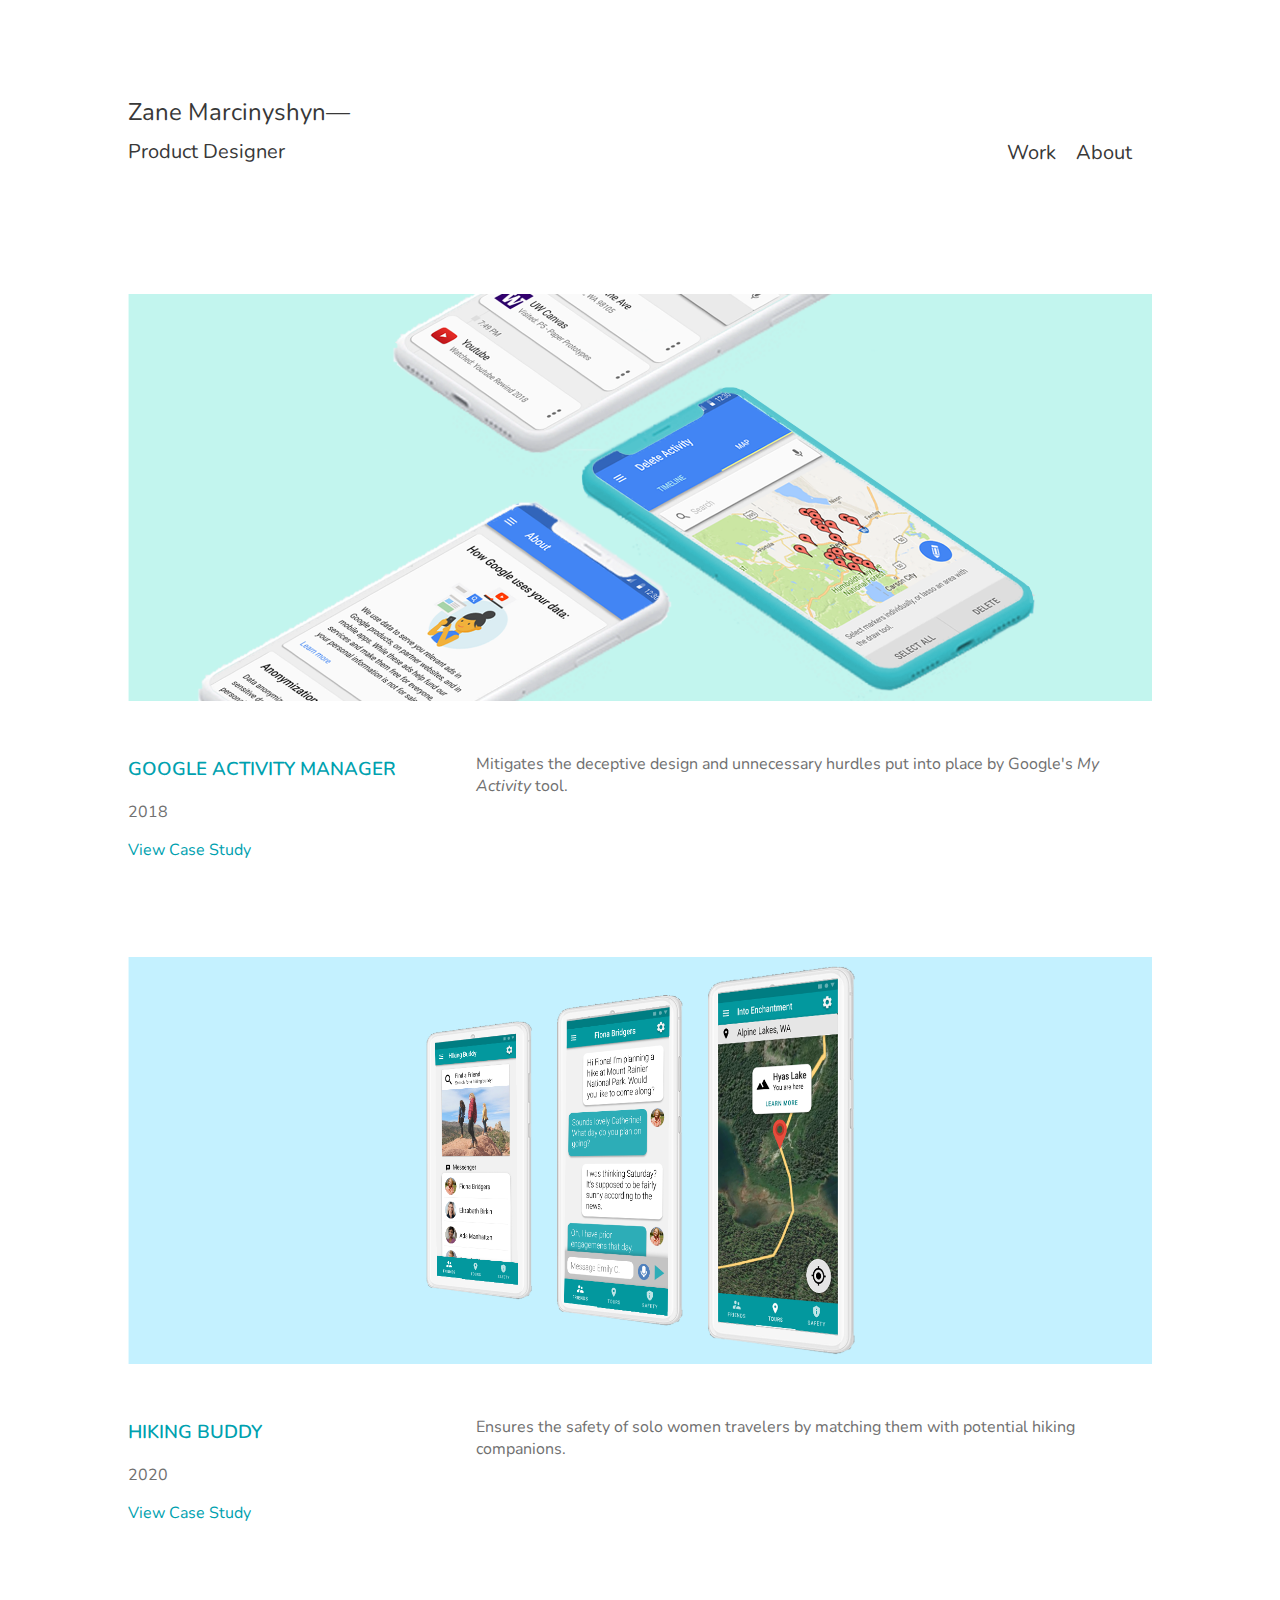
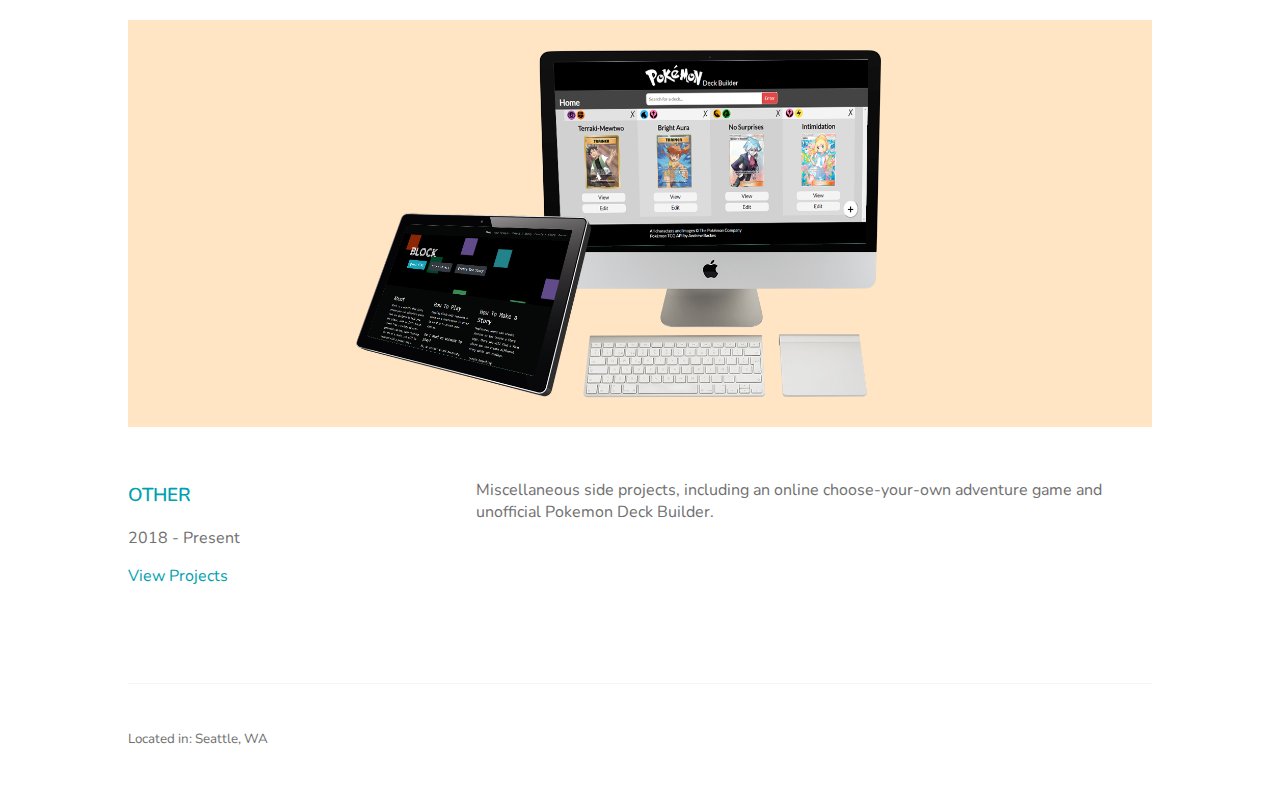
<file: index.html>
<!DOCTYPE html>
<html lang="en">
<head>
   <meta charset="UTF-8">
   <meta name="viewport" content="width=device-width, initial-scale=1.0">
   <title>Zane's Portfolio</title>
   <link rel="stylesheet" type="text/css" href="style.css">
</head>
<body>
  <header>
    <div id="title">
      <h1>Zane Marcinyshyn—</h1>
      <h2>Product Designer</h2>
    </div>
    <nav>
      <ul>
        <li><a href="#main">Work</a></li>
        <li><a href="#about">About</a></li>
      </ul>
    </nav>
  </header>
  <main>
    <img src="img/activity-manager.png" alt="High fidelity mockup displaying functionality of
    the Google Activity Manager">
    <div class="project">
      <div>
        <h3>GOOGLE ACTIVITY MANAGER</h3>
        <p class="date">2018</p>
        <p><a href="activity-manager.html">View Case Study</a></p>
      </div>
      <p class="desc">Mitigates the deceptive design and unnecessary
        hurdles put into place by Google's <i>My Activity</i> tool.</p>
    </div>
    <img src="img/hiking-buddy.png" alt="High fidelity mockup displaying functionality of
    Hiking Buddy">
    <div class="project">
      <div>
        <h3>HIKING BUDDY</h3>
        <p class="date">2020</p>
        <p><a href="hiking-buddy.html">View Case Study</a></p>
      </div>
      <p class="desc">Ensures the safety of solo women travelers by matching them
        with potential hiking companions. </p>
    </div>
    <img src="img/misc.png" alt="High fidelity mockup displaying functionality of">
    <div class="project">
      <div>
        <h3>OTHER</h3>
        <p class="date">2018 - Present</p>
        <p><a href="other.html">View Projects</a></p>
      </div>
      <p class="desc">Miscellaneous side projects, including an online choose-your-own adventure game
                      and unofficial Pokemon Deck Builder.</p>
    </div>
  </main>
  <footer>
    <p>Located in: Seattle, WA</p>
  </footer>
</body>
</html>
</file>
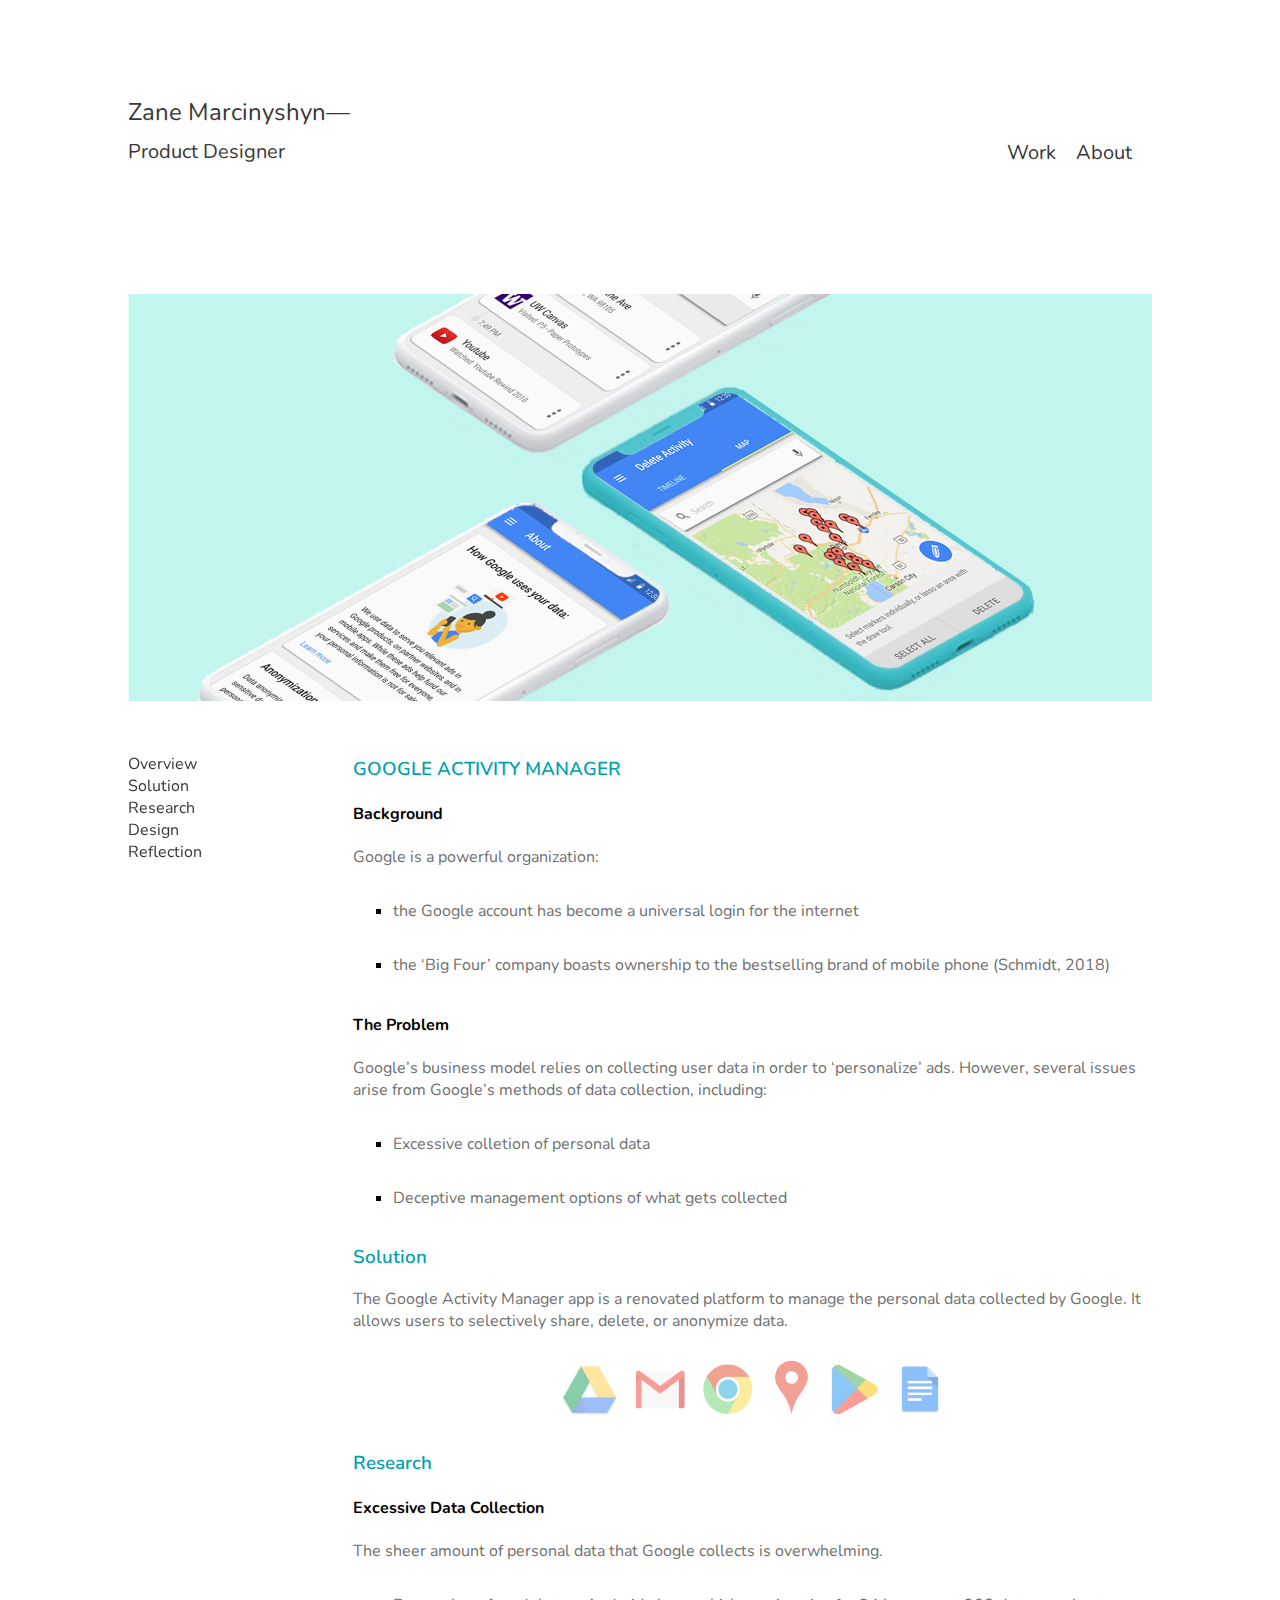
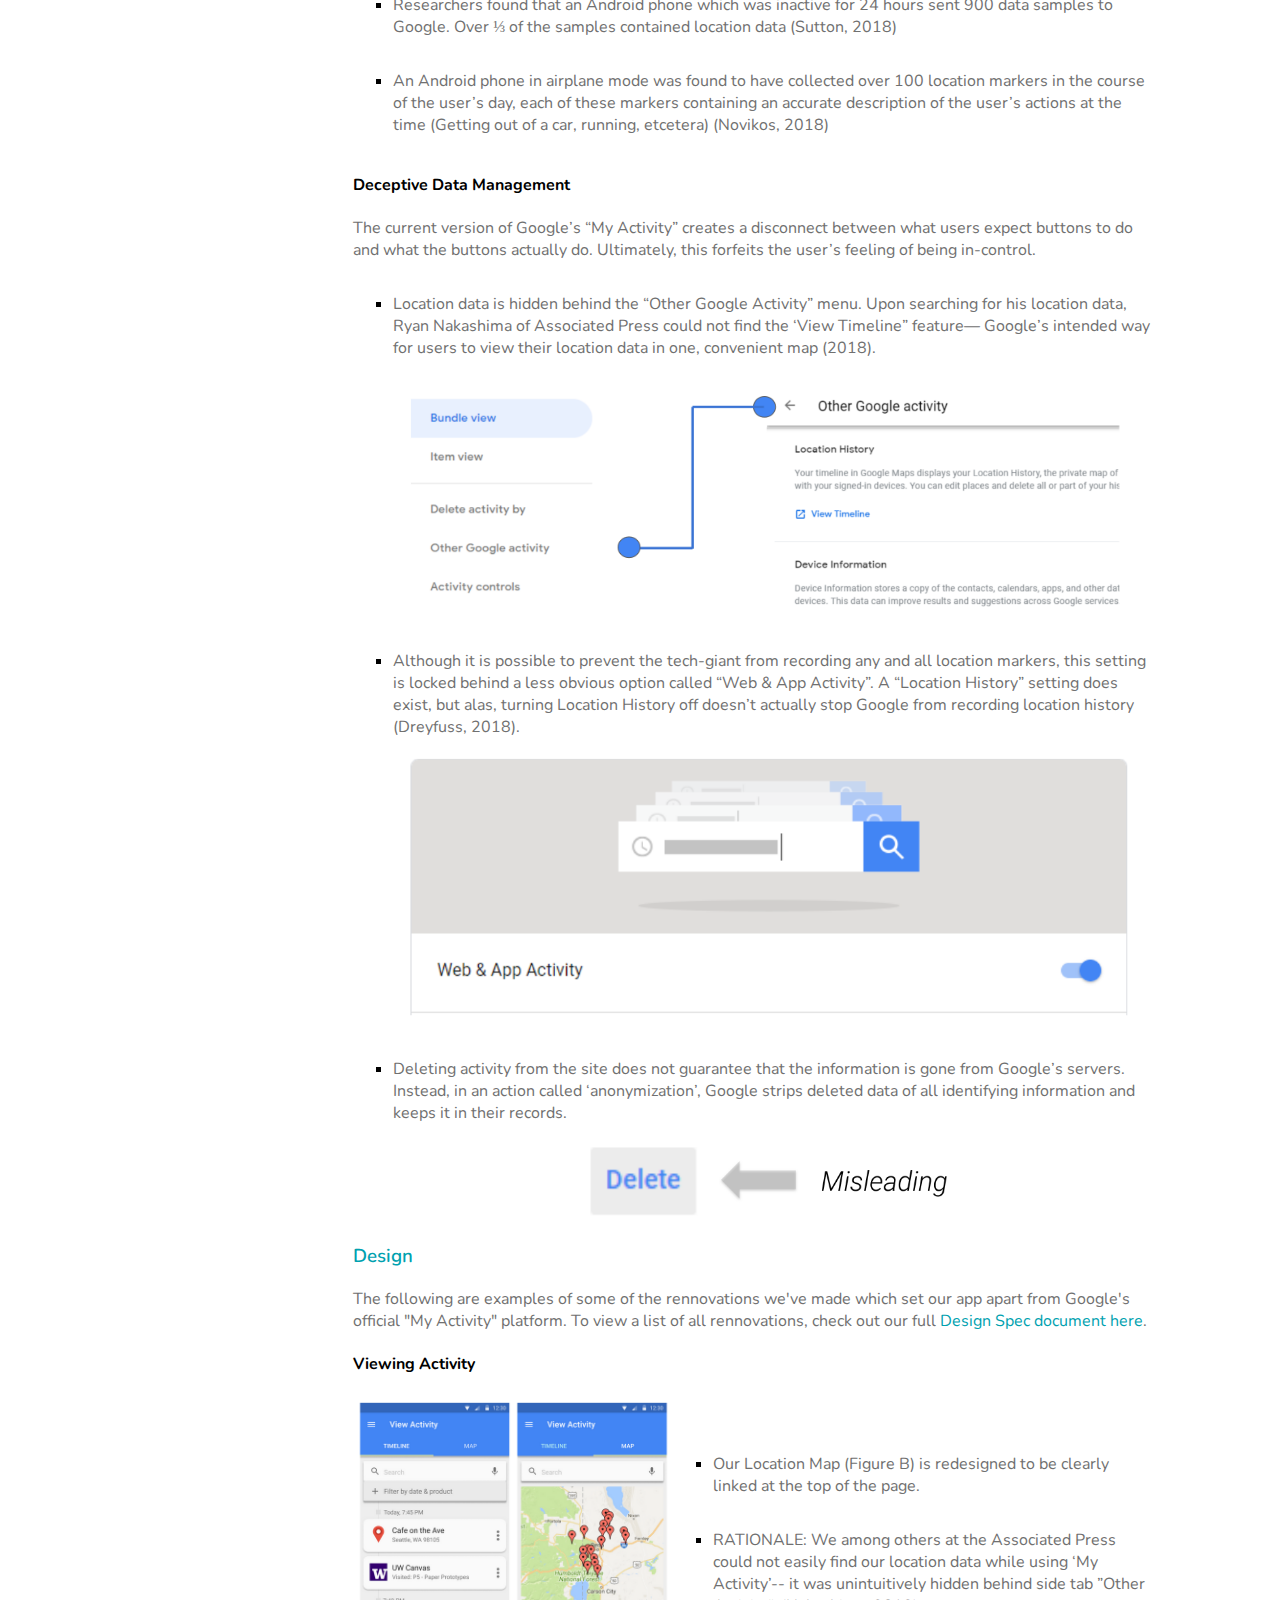
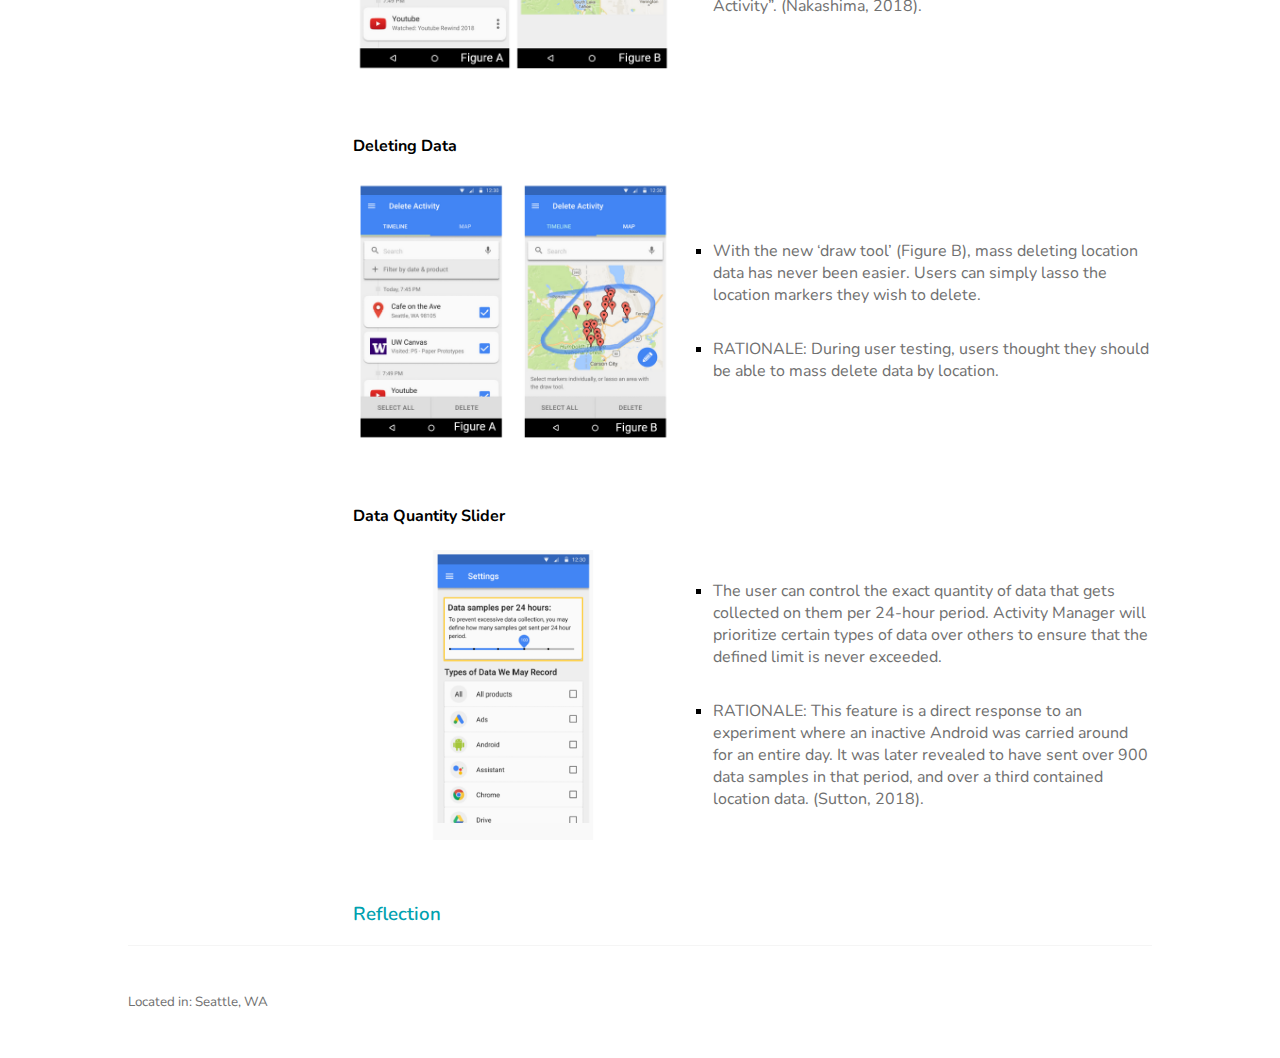
<file: activity-manager.html>
<!DOCTYPE html>
<html lang="en">
<head>
   <meta charset="UTF-8">
   <meta name="viewport" content="width=device-width, initial-scale=1.0">
   <title>Zane's Portfolio</title>
   <link rel="stylesheet" type="text/css" href="style.css">
</head>
<body>
  <header>
    <div id="title">
      <h1>Zane Marcinyshyn—</h1>
      <h2>Product Designer</h2>
    </div>
    <nav>
      <ul>
        <li><a href="index.html">Work</a></li>
        <li><a href="#about">About</a></li>
      </ul>
    </nav>
  </header>
  <main>
    <img src="img/activity-manager.png" alt="High fidelity mockup displaying functionality of
    the Google Activity Manager">
    <div class="case-study">
      <div class="quick-ref">
        <ul>
          <li><a href="#overview">Overview</a></li>
          <li><a href="#solution">Solution</a></li>
          <li><a href="#research">Research</a></li>
          <li><a href="#design">Design</a></li>
          <li><a href="#reflection">Reflection</a></li>
        </ul>
      </div>
      <div>
        <h3 id="overview">GOOGLE ACTIVITY MANAGER</h3>
        <h4>Background</h4>
        <p>Google is a powerful organization:</p>
        <ul class="reg-list">
          <li><p>the Google account has become a universal login for the internet</p></li>
          <li><p>the ‘Big Four’ company boasts ownership to the bestselling brand of 
                mobile phone (Schmidt, 2018)</p></li>
        </ul>
        <h4>The Problem</h4>
        <p>Google’s business model relies on collecting user data in order to ‘personalize’ ads.
          However, several issues arise from Google’s methods of data collection, including:</p>
        <ul class="reg-list">
          <li><p>Excessive colletion of personal data</p></li>
          <li><p>Deceptive management options of what gets collected</p></li>
        </ul>
        <h3 id="solution">Solution</h3>
        <p>The Google Activity Manager app is a renovated platform to manage the personal data
           collected by Google. It allows users to selectively share, delete, or anonymize data.</p>
        <img src="img/am-garnish.png" alt="High fidelity mockup displaying functionality of"
        class="half">
        <h3 id="research">Research</h3>
        <h4>Excessive Data Collection</h4>
        <p>The sheer amount of personal data that Google collects is overwhelming.</p>
        <ul class="reg-list">
          <li><p>Researchers found that an Android phone which was inactive for 24 hours sent 900 
                 data samples to Google. Over ⅓ of the samples contained location data (Sutton, 2018)</p></li>
          <li><p>An Android phone in airplane mode was found to have collected 
                 over 100 location markers in the course of the user’s day, each of these markers 
                 containing an accurate description of the user’s actions at the time (Getting out 
                 of a car, running, etcetera) (Novikos, 2018)</p></li>
        </ul>
        <h4>Deceptive Data Management</h4>
        <p>The current version of Google’s “My Activity” creates a disconnect between what users expect buttons
           to do and what the buttons actually do. Ultimately, this forfeits the user’s feeling of being in-control.</p>
        <ul class="reg-list">
          <li><p>Location data is hidden behind the “Other Google Activity” menu. Upon searching for his 
                 location data, Ryan Nakashima of Associated Press could not find the ‘View Timeline” feature— 
                 Google’s intended way for users to view their location data in one, convenient map (2018).</p></li>
          <img src="img/am-example-1.png" alt="High fidelity mockup displaying functionality of">
          <li><p>Although it is possible to prevent the tech-giant from recording any and all location markers,
                 this setting is locked behind a less obvious option called “Web & App Activity”. 
                 A “Location History” setting does exist, but alas, turning Location History off doesn’t 
                 actually stop Google from recording location history (Dreyfuss, 2018).</p></li>
          <img src="img/am-example-2.png" alt="High fidelity mockup displaying functionality of">
          <li><p>Deleting activity from the site does not guarantee that the information is gone 
                 from Google’s servers. Instead, in an action called ‘anonymization’, Google strips 
                 deleted data of all identifying information and keeps it in their records. </p></li>
          <img src="img/am-example-3.png" alt="High fidelity mockup displaying functionality of"
          class="half">
        </ul>
        <h3 id="design">Design</h3>
        <p>The following are examples of some of the rennovations we've made which set our
          app apart from Google's official "My Activity" platform. To view a list of all rennovations,
          check out our full <a class="blue" href="https://docs.google.com/presentation/d/1QWbRfLrSRns0vIr2Ok2qtrVjIRfCUPV4FZfrl7__kl4/edit?usp=sharing">
          Design Spec document here</a>.
        </p>
        <h4>Viewing Activity</h4>
        <div class="side">
          <img src="img/am-view.png" alt="High fidelity mockup displaying functionality of">
          <ul class="reg-list">
            <li><p>Our Location Map (Figure B) is redesigned to be clearly linked at the 
                top of the page.</p></li>
            <li><p>RATIONALE: We among others at the Associated Press  could not easily find our location
                data while using ‘My Activity’--  it was unintuitively hidden behind side tab ”Other Activity”. 
                (Nakashima, 2018). </p></li>
          </ul>
        </div>
        <h4>Deleting Data</h4>
        <div class="side">
          <img src="img/am-delete.png" alt="High fidelity mockup displaying functionality of">
          <ul class="reg-list">
            <li><p>With the new ‘draw tool’ (Figure B), mass deleting location data has never been easier. 
                   Users can simply lasso the location markers they wish to delete.</p></li>
            <li><p>RATIONALE: During user testing, users thought they should be able to mass delete data by location.</p></li>
          </ul>
        </div>
        <h4>Data Quantity Slider</h4>
        <div class="side">
          <img src="img/am-quantity.png" id="quantity" alt="High fidelity mockup displaying functionality of">
          <ul class="reg-list">
            <li><p>The user can control the exact quantity of data that gets collected on 
                them per 24-hour period. Activity Manager will prioritize certain types of
                data over others to ensure that the defined limit is never exceeded.</p></li>
            <li><p>RATIONALE: This feature is a direct response to an experiment where
                   an inactive Android was carried around for an entire day. It was later 
                   revealed to have sent over 900 data samples in that period, and over a third 
                   contained location data. (Sutton, 2018).</p></li>
          </ul>
        </div>
        <h3 id="reflection">Reflection</h3>
      </div>
    </div>
  </main>
  <footer>
    <p>Located in: Seattle, WA</p>
  </footer>
</body>
</html>
</file>
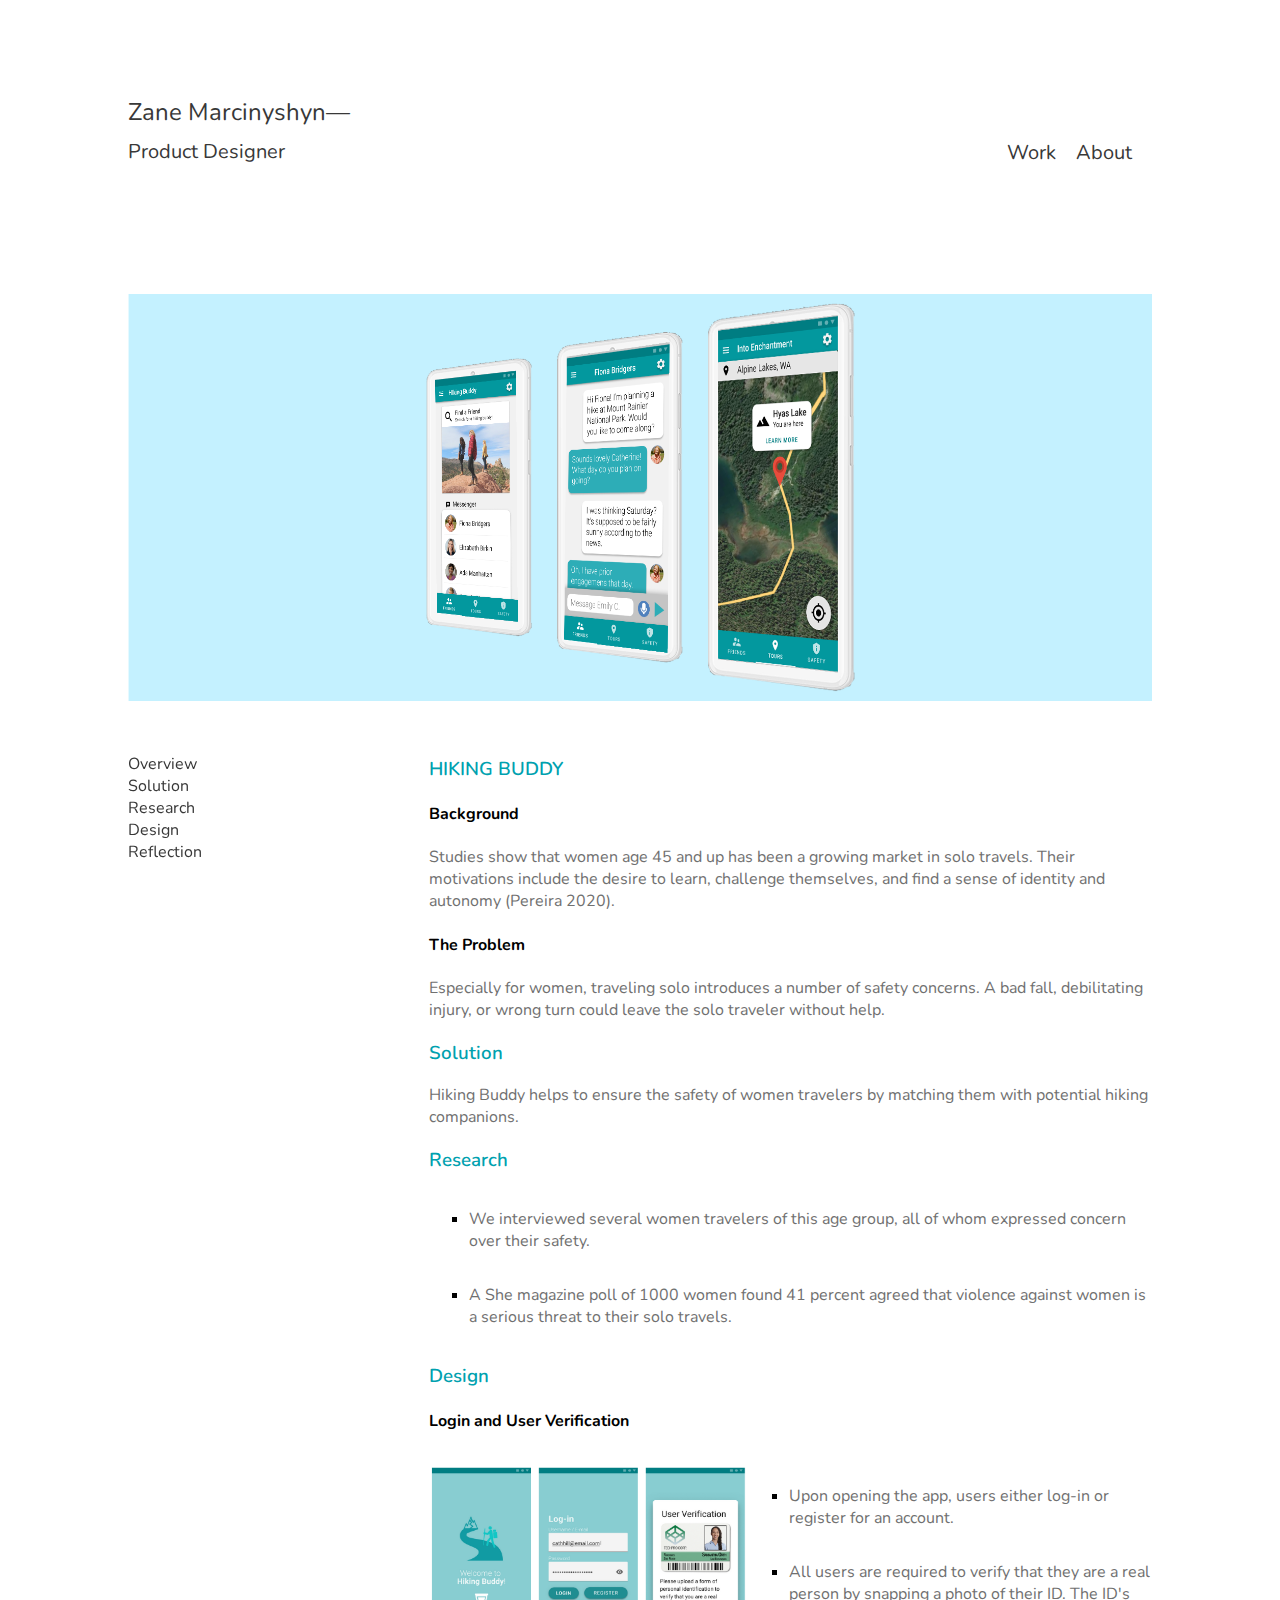
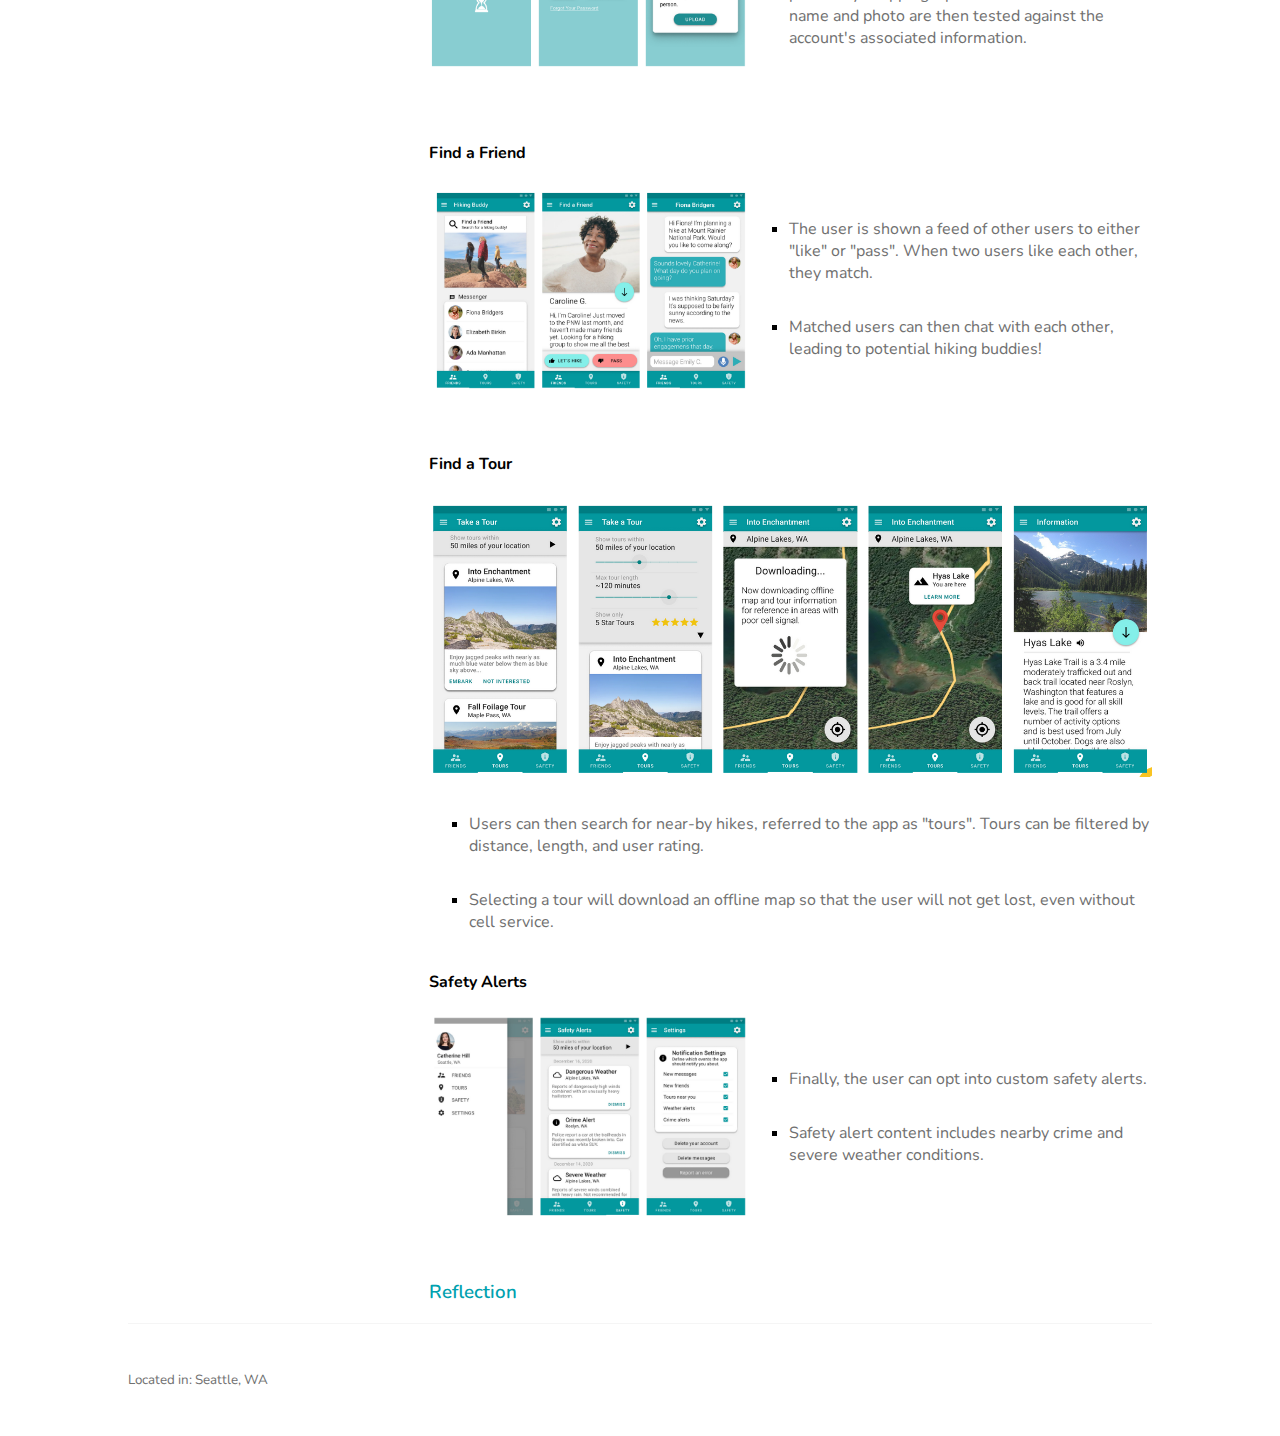
<file: hiking-buddy.html>
<!DOCTYPE html>
<html lang="en">
<head>
   <meta charset="UTF-8">
   <meta name="viewport" content="width=device-width, initial-scale=1.0">
   <title>Zane's Portfolio</title>
   <link rel="stylesheet" type="text/css" href="style.css">
</head>
<body>
  <header>
    <div id="title">
      <h1>Zane Marcinyshyn—</h1>
      <h2>Product Designer</h2>
    </div>
    <nav>
      <ul>
        <li><a href="index.html">Work</a></li>
        <li><a href="#about">About</a></li>
      </ul>
    </nav>
  </header>
  <main>
    <img src="img/hiking-buddy.png" alt="High fidelity mockup displaying functionality of
    Hiking Buddy">
    <div class="case-study">
      <div class="quick-ref">
        <ul>
          <li><a href="#overview">Overview</a></li>
          <li><a href="#solution">Solution</a></li>
          <li><a href="#research">Research</a></li>
          <li><a href="#design">Design</a></li>
          <li><a href="#reflection">Reflection</a></li>
        </ul>
      </div>
      <div>
        <h3 id="overview">HIKING BUDDY</h3>
        <h4>Background</h4>
        <p>Studies show that women age 45 and up has been a growing market in solo travels.
            Their motivations include the desire to learn, challenge 
            themselves, and find a sense of identity and autonomy (Pereira 2020).</p>
        <h4>The Problem</h4>
        <p>Especially for women, traveling solo introduces a number of safety concerns. A bad
            fall, debilitating injury, or wrong turn could leave the solo traveler without help. 
        </p>
        <h3 id="solution">Solution</h3>
        <p>Hiking Buddy helps to ensure the safety of women travelers by matching them with 
           potential hiking companions.</p>
        <h3 id="research">Research</h3>
        <ul class="reg-list">
            <li><p>We interviewed several women travelers of this age group, all of whom expressed
                concern over their safety.</p></li>
            <li><p> A She magazine poll of 1000 women found 41 percent
                agreed that violence against women is a serious threat to their solo travels.</p></li>
        </ul>
        <h3 id="design">Design</h3>
        <h4>Login and User Verification</h4>
        <div class="side">
            <img src="img/hb-login.png" alt="High fidelity mockup displaying functionality of">
            <ul class="reg-list">
                <li><p>Upon opening the app, users either log-in or register for an account.</p></li>
                <li><p>All users are required to verify that they are a real person by snapping a photo of
                       their ID. The ID's name and photo are then tested against the account's associated information.</p></li>
            </ul>
        </div>
        <h4>Find a Friend</h4>
        <div class="side">
            <img src="img/hb-friend.png" alt="High fidelity mockup displaying functionality of">
            <ul class="reg-list">
                <li><p>The user is shown a feed of other users to either "like" or "pass". When two
                       users like each other, they match. </p></li>
                <li><p>Matched users can then chat with each other, leading to potential hiking buddies!</p></li>
            </ul>
        </div>
        <h4>Find a Tour</h4>
        <img src="img/hb-tour.png" alt="High fidelity mockup displaying functionality of">
        <ul class="reg-list">
            <li><p>Users can then search for near-by hikes, referred to the app as "tours".
                   Tours can be filtered by distance, length, and user rating.</p></li>
            <li><p>Selecting a tour will download an offline map so that the user will not get lost, even without
                   cell service.</p></li>
        </ul>
        <h4>Safety Alerts</h4>
        <div class="side">
            <img src="img/hb-safety.png" alt="High fidelity mockup displaying functionality of">
            <ul class="reg-list">
                <li><p>Finally, the user can opt into custom safety alerts.</p></li>
                <li><p>Safety alert content includes nearby crime and severe weather conditions.</p></li>
            </ul>
        </div>
        <h3 id="reflection">Reflection</h3>
      </div>
    </div>
  </main>
  <footer>
    <p>Located in: Seattle, WA</p>
  </footer>
</body>
</html>
</file>
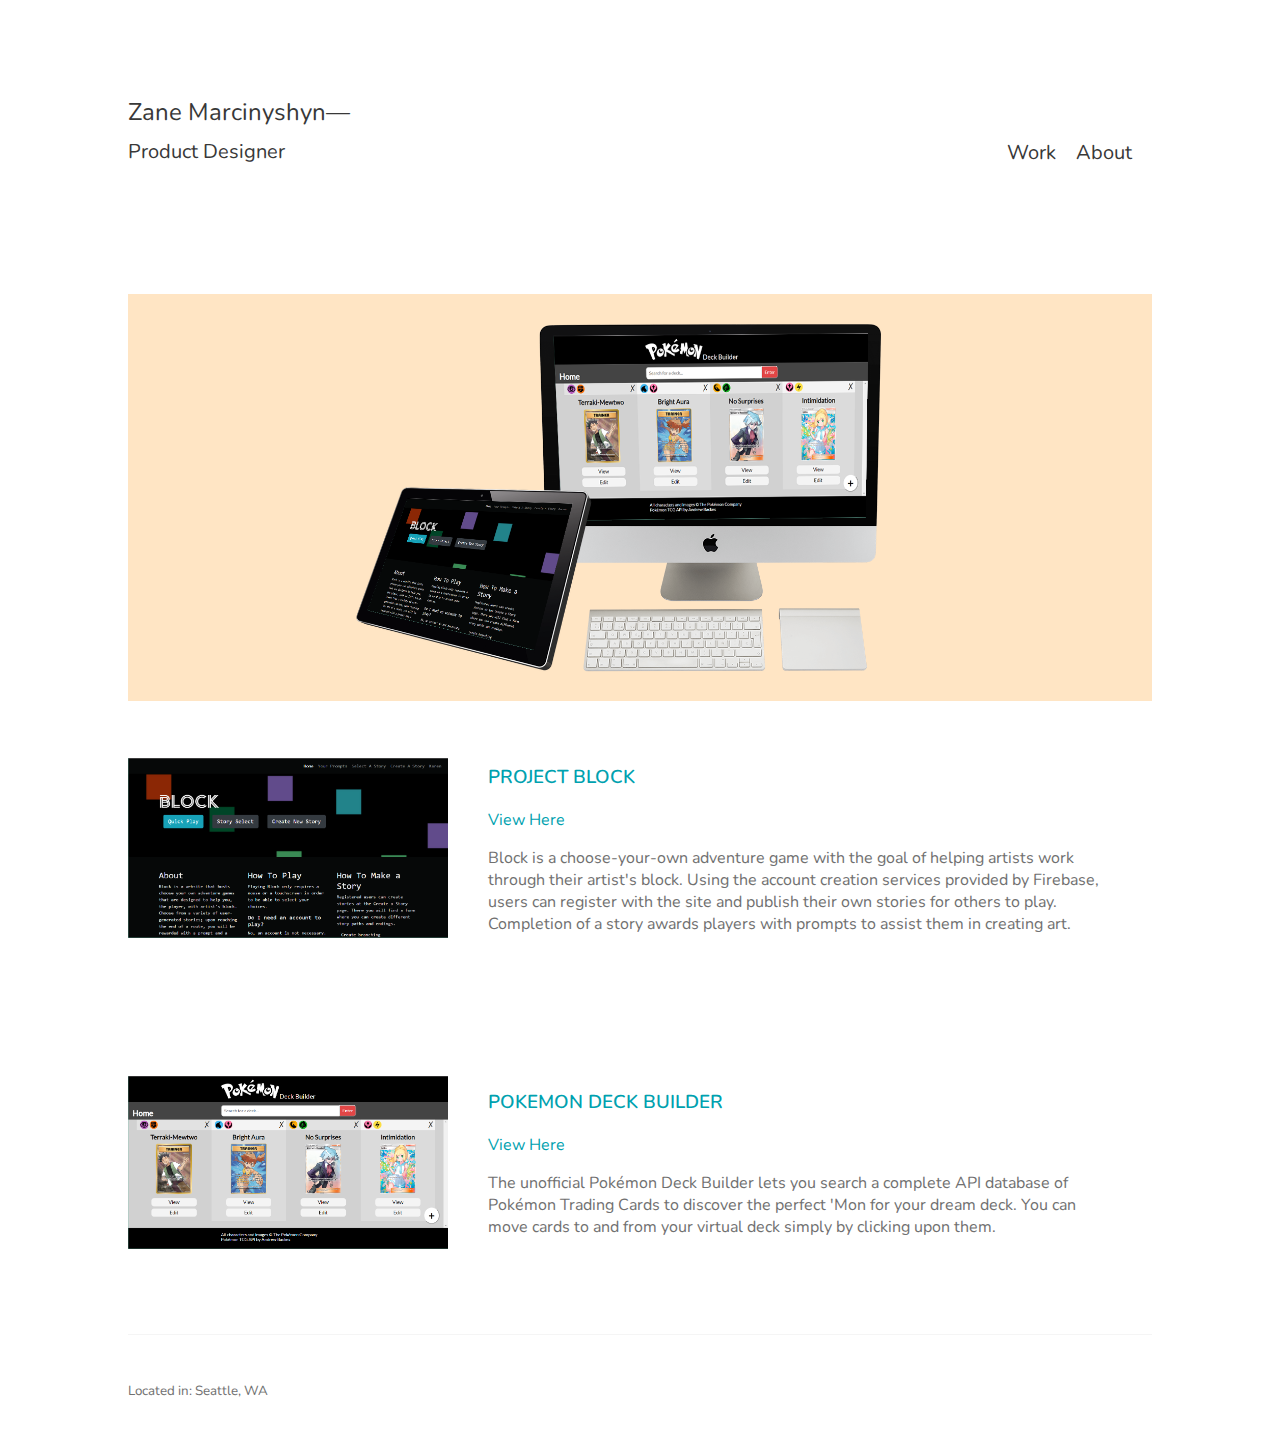
<file: other.html>
<!DOCTYPE html>
<html lang="en">
<head>
   <meta charset="UTF-8">
   <meta name="viewport" content="width=device-width, initial-scale=1.0">
   <title>Zane's Portfolio</title>
   <link rel="stylesheet" type="text/css" href="style.css">
</head>
<body>
  <header>
    <div id="title">
      <h1>Zane Marcinyshyn—</h1>
      <h2>Product Designer</h2>
    </div>
    <nav>
      <ul>
        <li><a href="index.html">Work</a></li>
        <li><a href="#about">About</a></li>
      </ul>
    </nav>
  </header>
  <main>
    <img src="img/misc.png" id="misc-preview" alt="High fidelity mockup displaying functionality of">
    <div class="side">
        <img src="img/block.png">
        <div class="misc">
            <h3>PROJECT BLOCK</h3>
            <p><a href="https://project-block-11.firebaseapp.com/" class="blue">View Here</a></p>
            <p>Block is a choose-your-own adventure game with the goal of helping artists work 
               through their artist's block. Using the account creation services provided by 
               Firebase, users can register with the site and publish their own stories for 
               others to play. Completion of a story awards players with prompts to assist them in creating art.</p>
        </div>
    </div>
    <div class="side">
        <img src="img/builder7.png">
        <div class=misc>
            <h3>POKEMON DECK BUILDER</h3>
            <p><a href="https://tylo-zane.github.io/portfolio/deck-builder/index.html/" class="blue">View Here</a></p>
            <p>The unofficial Pokémon Deck Builder lets you search a complete API database of Pokémon Trading Cards to discover 
               the perfect 'Mon for your dream deck. You can move cards to and from your virtual deck simply by clicking 
               upon them.</p>
        </div>
    </div>
  </main>
  <footer>
    <p>Located in: Seattle, WA</p>
  </footer>
</body>
</html>
</file>
<file: style.css>
@import url('https://fonts.googleapis.com/css2?family=Nunito:wght@400;600&display=swap');

/* CONTENT AREAS */

body {
    width: 80%;
    margin: auto;
}

header {
    display: flex;
    justify-content: space-between;
    align-items: flex-end;
}

main {
    margin-top: 7em;
}

footer {
    padding-top: 2.5em;
    padding-bottom: 2.5em;
    font-size: 10pt;
    border-top: 1px solid #F5F5F5;
}

ul {
    list-style: none;
    display: flex;
    flex-direction: row;
}

.project {
    display:flex;
    justify-content: space-between;
    margin-top: 2em;
    margin-bottom: 5em;
}

img {
    max-width: 100%;
    height: auto;
  }


/* CASE STUDY ELEMENTS */

.case-study {
    display: flex;
    flex-direction: row;
    padding-top: 2em;
}

.case-study ul {
    display: flex;
    flex-direction: column;
}

.quick-ref ul {
    padding-left: 0;
    list-style: none;
    padding-right: 2em;
}

.quick-ref {
    position: -webkit-sticky; /* for Safari */
    position: sticky;
    top: 0;
    align-self: flex-start; 
    width: 66%;
}

.side {
    display: flex;
    flex-direction: row;
    align-items: center;
    padding-bottom: 2.5em;
}

.side img {
    width: 25vw;
    height: 100%;
}

.half {
    width: 50%;
    margin-left: 25%;
}

.reg-list {
    list-style-type: square;
}

.misc {
    padding: 2.5em;   
}

/* TYPOGRAPHY */

p, li, h1, h2, h3, h4 {
    font-family: 'Nunito';
}

h1, h2, a {
    color: #383838;
}

h1, h2 {
    font-weight: normal;
}

h1 {
    font-size: 1.5em;
    margin-bottom: 0;
    margin-top: 4em;
}

h2 {
    font-size: 1.25em;
    margin-top: 0.5em;
}

h3 {
    font-weight: 600;
}

.desc {
    width: 66%;
}

p {
    color: #707070;
}

a {
    text-decoration: none;
}

li a {
    font-size: 1.25em;
    margin-right: 1em;
    margin-bottom: 1em;
}

h3, .project a, .blue {
    color: #00A1AF;
}

.quick-ref a {
    font-size: 12pt;
}

@media only screen and (max-width: 768px) {
    /* For mobile phones: */
    .quick-ref {
        display: none;
    }

    .side {
        flex-direction: column;
    }

    .side img {
        width: 50vw;
    }

    #misc-preview {
        padding-bottom: 3em;
    }
}
</file>
